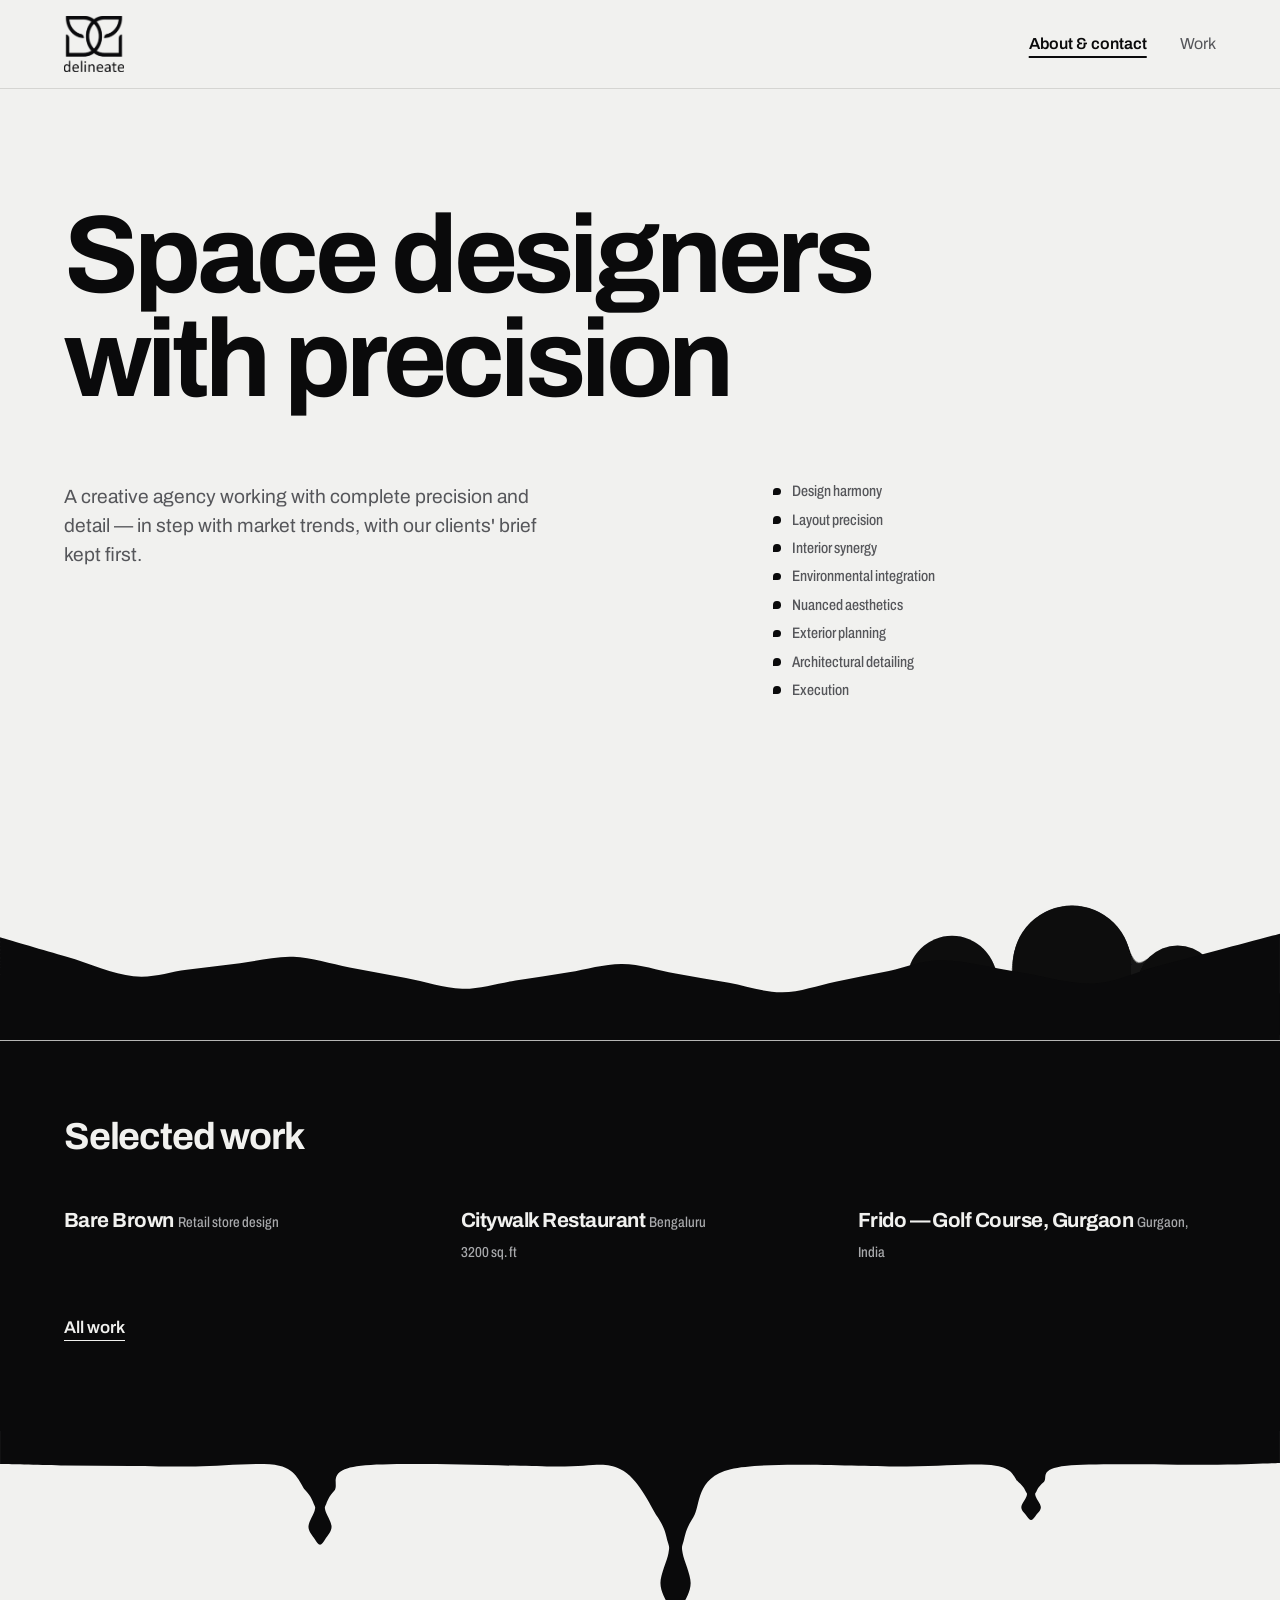
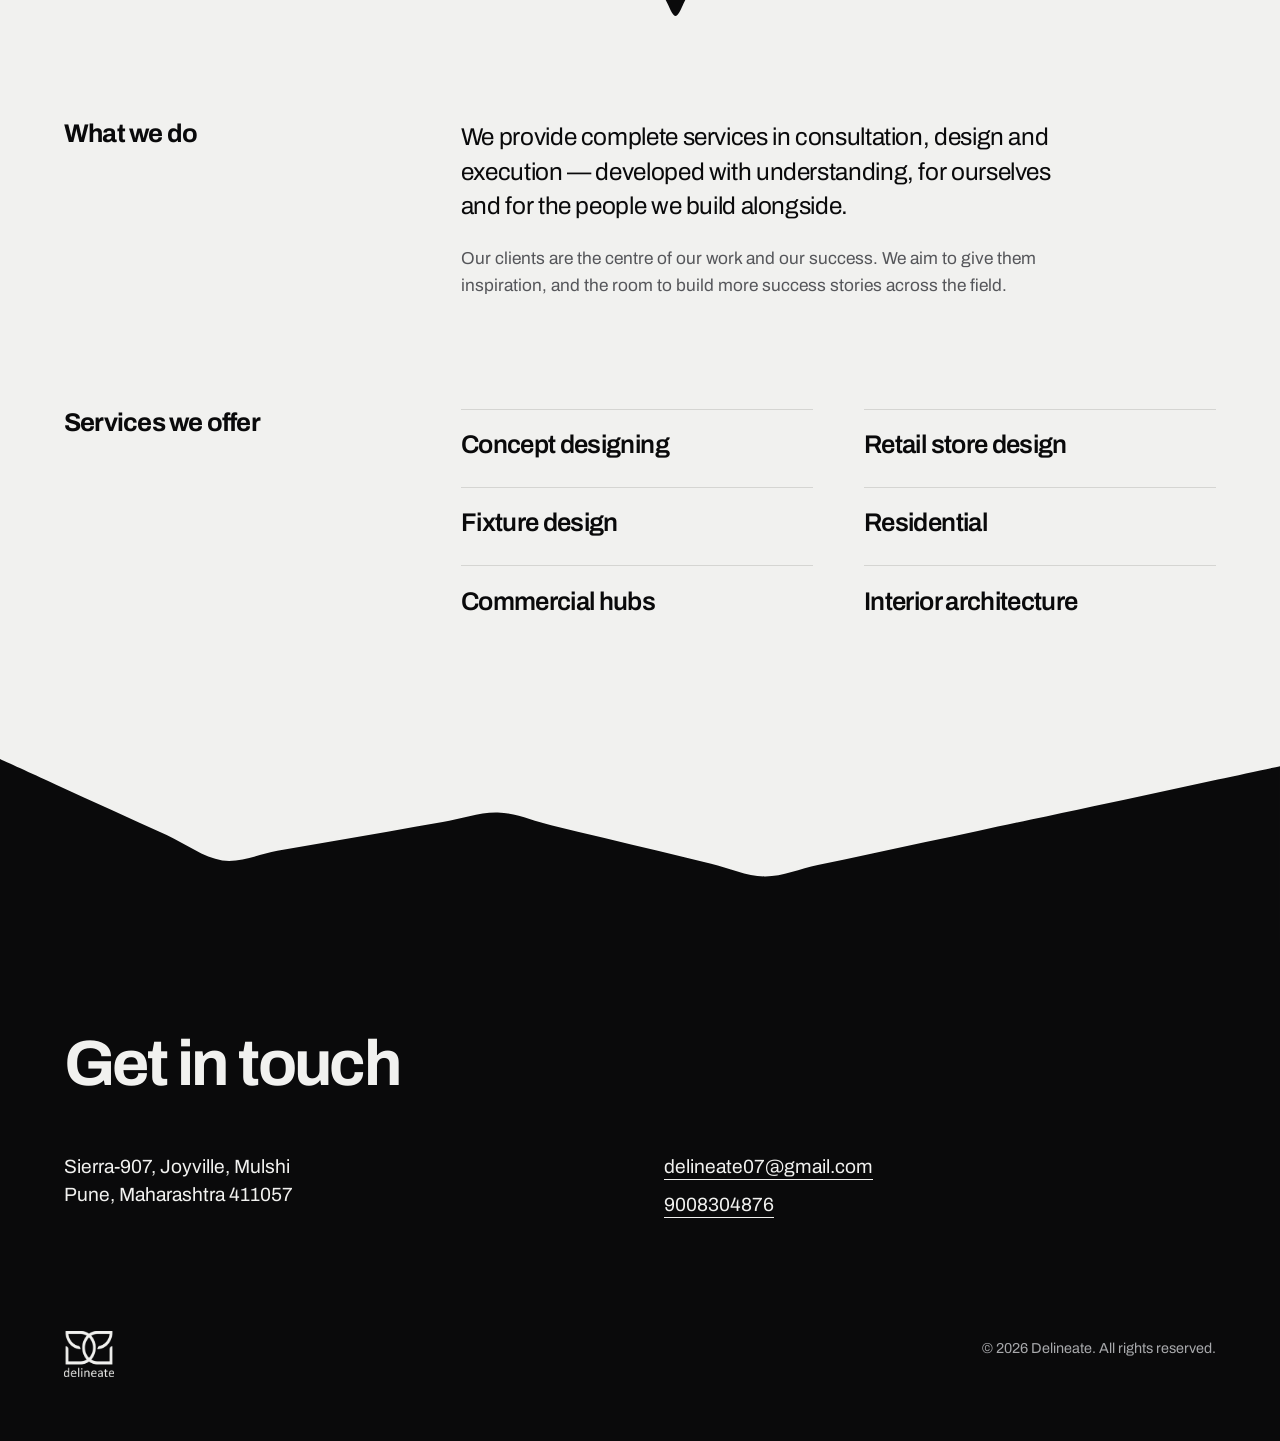
<file: index.html>
<!DOCTYPE html>
<html lang="en">
  <head>
    <meta charset="utf-8" />
    <meta name="viewport" content="width=device-width, initial-scale=1" />
    <title>Delineate — Space designers with precision</title>
    <meta
      name="description"
      content="Delineate is a space design studio in Pune working across retail store design, interior architecture, fixture design, residential and commercial interiors."
    />
    <meta name="theme-color" content="#f1f1ef" />
    <link rel="icon" href="favicon.png" type="image/png" />
    <link rel="stylesheet" href="assets/css/style.css" />
  </head>
  <body data-page="about">
    <a class="skip-link" href="#main">Skip to content</a>

    <header class="site-header">
      <div class="shell header-inner">
        <a class="brand" href="index.html">
          <img src="assets/images/logo.png" alt="Delineate" width="539" height="499" />
        </a>
        <nav class="nav" aria-label="Primary">
          <a href="index.html" aria-current="page">About &amp; contact</a>
          <a href="work.html">Work</a>
        </nav>
      </div>
    </header>

    <main id="main">
      <!-- 1 · hero ------------------------------------------------------------ -->
      <section class="hero">
        <div class="shell">
          <h1 class="hero-title">
            <span class="line"><span>Space designers</span></span>
            <span class="line"><span>with precision</span></span>
          </h1>

          <div class="hero-grid">
            <div class="hero-aside">
              <p class="lede">
                A creative agency working with complete precision and detail — in
                step with market trends, with our clients' brief kept first.
              </p>
            </div>

            <ul class="hero-index disciplines">
              <li>Design harmony</li>
              <li>Layout precision</li>
              <li>Interior synergy</li>
              <li>Environmental integration</li>
              <li>Nuanced aesthetics</li>
              <li>Exterior planning</li>
              <li>Architectural detailing</li>
              <li>Execution</li>
            </ul>
          </div>
        </div>

        <!-- ink pooling at the foot of the hero -->
        <div class="hero-ink" aria-hidden="true">
          <svg viewBox="0 0 560 240" preserveAspectRatio="xMaxYMax meet">
            <defs>
              <filter id="goo" x="-25%" y="-40%" width="150%" height="180%">
                <feGaussianBlur in="SourceGraphic" stdDeviation="13" result="b" />
                <feColorMatrix
                  in="b"
                  type="matrix"
                  values="1 0 0 0 0  0 1 0 0 0  0 0 1 0 0  0 0 0 26 -12"
                  result="g"
                />
                <feBlend in="SourceGraphic" in2="g" />
              </filter>
            </defs>
            <g filter="url(#goo)" fill="#0a0a0b">
              <rect x="60" y="188" width="500" height="70" />
              <circle class="m1" cx="150" cy="172" r="56" />
              <circle class="m2" cx="300" cy="152" r="74" />
              <circle class="m3" cx="432" cy="178" r="50" />
            </g>
          </svg>
        </div>
      </section>

      <svg class="edge" viewBox="0 0 1440 150" aria-hidden="true" focusable="false">
        <path d="M0.0 34.0 C12.5 37.7 50.0 48.7 75.0 56.0 C100.0 63.3 127.5 75.6 150.0 78.0 C172.5 80.4 190.0 73.1 210.0 70.7 C230.0 68.2 250.0 65.8 270.0 63.3 C290.0 60.9 309.4 55.2 330.0 56.0 C350.6 56.8 372.2 64.0 393.3 68.0 C414.4 72.0 435.6 76.0 456.7 80.0 C477.8 84.0 499.4 91.6 520.0 92.0 C540.6 92.4 560.0 85.8 580.0 82.7 C600.0 79.6 620.0 76.4 640.0 73.3 C660.0 70.2 680.0 63.8 700.0 64.0 C720.0 64.2 740.0 71.1 760.0 74.7 C780.0 78.2 800.0 81.8 820.0 85.3 C840.0 88.9 860.0 96.2 880.0 96.0 C900.0 95.8 920.0 88.0 940.0 84.0 C960.0 80.0 980.0 76.0 1000.0 72.0 C1020.0 68.0 1035.8 59.8 1060.0 60.0 C1084.2 60.2 1116.7 68.7 1145.0 73.0 C1173.3 77.3 1204.2 86.9 1230.0 86.0 C1255.8 85.1 1276.7 73.6 1300.0 67.3 C1323.3 61.1 1346.7 54.9 1370.0 48.7 C1393.3 42.4 1428.3 33.1 1440 30 L1440 150 L0 150 Z" />
      </svg>

      <!-- 2 · selected work, in the ink --------------------------------------- -->
      <section class="band">
        <div class="shell">
          <h2 class="section-head">Selected work</h2>

          <ul class="picks">
            <li class="pick">
              <a href="work.html?project=bare-brown">
                <span class="pick-media">
                  <img
                    src="assets/images/work/bare-brown/thumb/01.jpg"
                    alt=""
                    loading="lazy"
                    decoding="async"
                  />
                </span>
                <span class="pick-title">Bare Brown</span>
                <span class="pick-meta">Retail store design</span>
              </a>
            </li>
            <li class="pick">
              <a href="work.html?project=citywalk-restaurant">
                <span class="pick-media">
                  <img
                    src="assets/images/work/citywalk-restaurant/thumb/01.jpg"
                    alt=""
                    loading="lazy"
                    decoding="async"
                  />
                </span>
                <span class="pick-title">Citywalk Restaurant</span>
                <span class="pick-meta">Bengaluru<br />3200 sq. ft</span>
              </a>
            </li>
            <li class="pick">
              <a href="work.html?project=frido-gurgaon">
                <span class="pick-media">
                  <img
                    src="assets/images/work/frido-gurgaon/thumb/01.jpg"
                    alt=""
                    loading="lazy"
                    decoding="async"
                  />
                </span>
                <span class="pick-title">Frido — Golf Course, Gurgaon</span>
                <span class="pick-meta">Gurgaon, India</span>
              </a>
            </li>
          </ul>

          <a class="band-more" href="work.html">All work</a>
        </div>
      </section>

      <svg class="edge" viewBox="0 0 1440 210" aria-hidden="true" focusable="false">
        <path d="M0 0 L1440 0 L1440 36 C1428.3 36.3 1410.0 37.5 1370.0 38.0 C1330.0 38.5 1232.7 35.7 1200 39 C1167.3 42.3 1179.7 52.9 1174 57.8 C1168.3 62.6 1167.5 65.4 1166 68.0 C1164.5 70.6 1164.2 70.1 1165 73.1 C1165.8 76.1 1171.0 82.2 1171 85.9 C1171.0 89.7 1166.8 93.2 1165 95.5 C1163.2 97.9 1161.7 100.0 1160 100 C1158.3 100.0 1156.8 97.9 1155 95.5 C1153.2 93.2 1149.0 89.7 1149 85.9 C1149.0 82.2 1154.2 76.1 1155 73.1 C1155.8 70.1 1155.5 70.6 1154 68.0 C1152.5 65.4 1151.7 62.6 1146 57.8 C1140.3 52.9 1141.0 42.0 1120 39 C1099.0 36.0 1069.7 39.3 1020 40 C970.3 40.7 862.0 33.5 822 43 C782.0 52.5 788.8 83.6 780 97.1 C771.2 110.6 771.0 117.3 769 124.0 C767.0 130.7 766.7 129.6 768 137.4 C769.3 145.3 777.0 161.2 777 171.0 C777.0 180.8 770.8 190.1 768 196.2 C765.2 202.4 762.7 208.0 760 208 C757.3 208.0 754.8 202.4 752 196.2 C749.2 190.1 743.0 180.8 743 171.0 C743.0 161.2 750.7 145.3 752 137.4 C753.3 129.6 753.0 130.7 751 124.0 C749.0 117.3 748.8 110.6 740 97.1 C731.2 83.6 718.0 52.5 698 43 C678.0 33.5 668.7 40.7 620 40 C571.3 39.3 446.7 34.5 406 39 C365.3 43.5 382.5 60.1 376 67.3 C369.5 74.4 368.7 78.3 367 82.0 C365.3 85.7 365.0 85.1 366 89.4 C367.0 93.7 373.0 102.4 373 107.8 C373.0 113.1 368.2 118.2 366 121.6 C363.8 124.9 362.0 128.0 360 128 C358.0 128.0 356.2 124.9 354 121.6 C351.8 118.2 347.0 113.1 347 107.8 C347.0 102.4 353.0 93.7 354 89.4 C355.0 85.1 354.7 85.7 353 82.0 C351.3 78.3 350.5 74.4 344 67.3 C337.5 60.1 334.7 43.5 314 39 C293.3 34.5 247.9 39.9 220 40 C192.1 40.1 171.1 39.6 146.7 39.3 C122.2 39.1 97.8 39.1 73.3 38.7 C48.9 38.3 12.2 37.3 0.0 37 Z" />
      </svg>

      <!-- 3 · studio ----------------------------------------------------------- -->
      <section class="section">
        <div class="shell block">
          <h2 class="block-title">What we do</h2>
          <div class="block-body prose">
            <p>
              We provide complete services in consultation, design and execution —
              developed with understanding, for ourselves and for the people we
              build alongside.
            </p>
            <p>
              Our clients are the centre of our work and our success. We aim to
              give them inspiration, and the room to build more success stories
              across the field.
            </p>
          </div>
        </div>

        <div class="shell block">
          <h2 class="block-title">Services we offer</h2>
          <div class="block-body">
            <ul class="services">
              <li>Concept designing</li>
              <li>Retail store design</li>
              <li>Fixture design</li>
              <li>Residential</li>
              <li>Commercial hubs</li>
              <li>Interior architecture</li>
            </ul>
          </div>
        </div>
      </section>

      <svg class="edge" viewBox="0 0 1440 250" aria-hidden="true" focusable="false">
        <path d="M0.0 44.0 C10.4 48.8 41.7 63.0 62.5 72.5 C83.3 82.0 104.2 91.5 125.0 101.0 C145.8 110.5 166.7 120.0 187.5 129.5 C208.3 139.0 229.2 155.1 250.0 158.0 C270.8 160.9 291.3 150.8 312.0 147.2 C332.7 143.6 353.3 140.0 374.0 136.4 C394.7 132.8 415.3 129.2 436.0 125.6 C456.7 122.0 477.3 118.4 498.0 114.8 C518.7 111.2 539.7 103.4 560.0 104.0 C580.3 104.6 600.0 113.6 620.0 118.4 C640.0 123.2 660.0 128.0 680.0 132.8 C700.0 137.6 720.0 142.4 740.0 147.2 C760.0 152.0 780.0 156.8 800.0 161.6 C820.0 166.4 840.0 175.7 860.0 176.0 C880.0 176.3 900.0 167.5 920.0 163.2 C940.0 158.9 960.0 154.7 980.0 150.4 C1000.0 146.1 1020.0 141.9 1040.0 137.6 C1060.0 133.3 1080.0 129.1 1100.0 124.8 C1120.0 120.5 1138.3 116.6 1160.0 112.0 C1181.7 107.4 1206.7 102.0 1230.0 97.0 C1253.3 92.0 1276.7 87.0 1300.0 82.0 C1323.3 77.0 1346.7 72.0 1370.0 67.0 C1393.3 62.0 1428.3 54.5 1440 52 L1440 250 L0 250 Z" />
      </svg>
    </main>

    <!-- 4 · the pool ---------------------------------------------------------- -->
    <footer class="pool">
      <div class="shell">
        <h2 class="pool-title">Get in touch</h2>

        <div class="contact">
          <address>
            Sierra-907, Joyville, Mulshi<br />
            Pune, Maharashtra 411057
          </address>
          <div class="contact-lines">
            <a href="mailto:delineate07@gmail.com">delineate07@gmail.com</a>
            <a href="tel:+919008304876">9008304876</a>
          </div>
        </div>

        <div class="colophon">
          <img src="assets/images/logo-light.png" alt="Delineate" width="539" height="499" />
          <p>&copy; <span id="year"></span> Delineate. All rights reserved.</p>
        </div>
      </div>
    </footer>

    <script>
      document.getElementById("year").textContent = new Date().getFullYear();
    </script>
  </body>
</html>
</file>
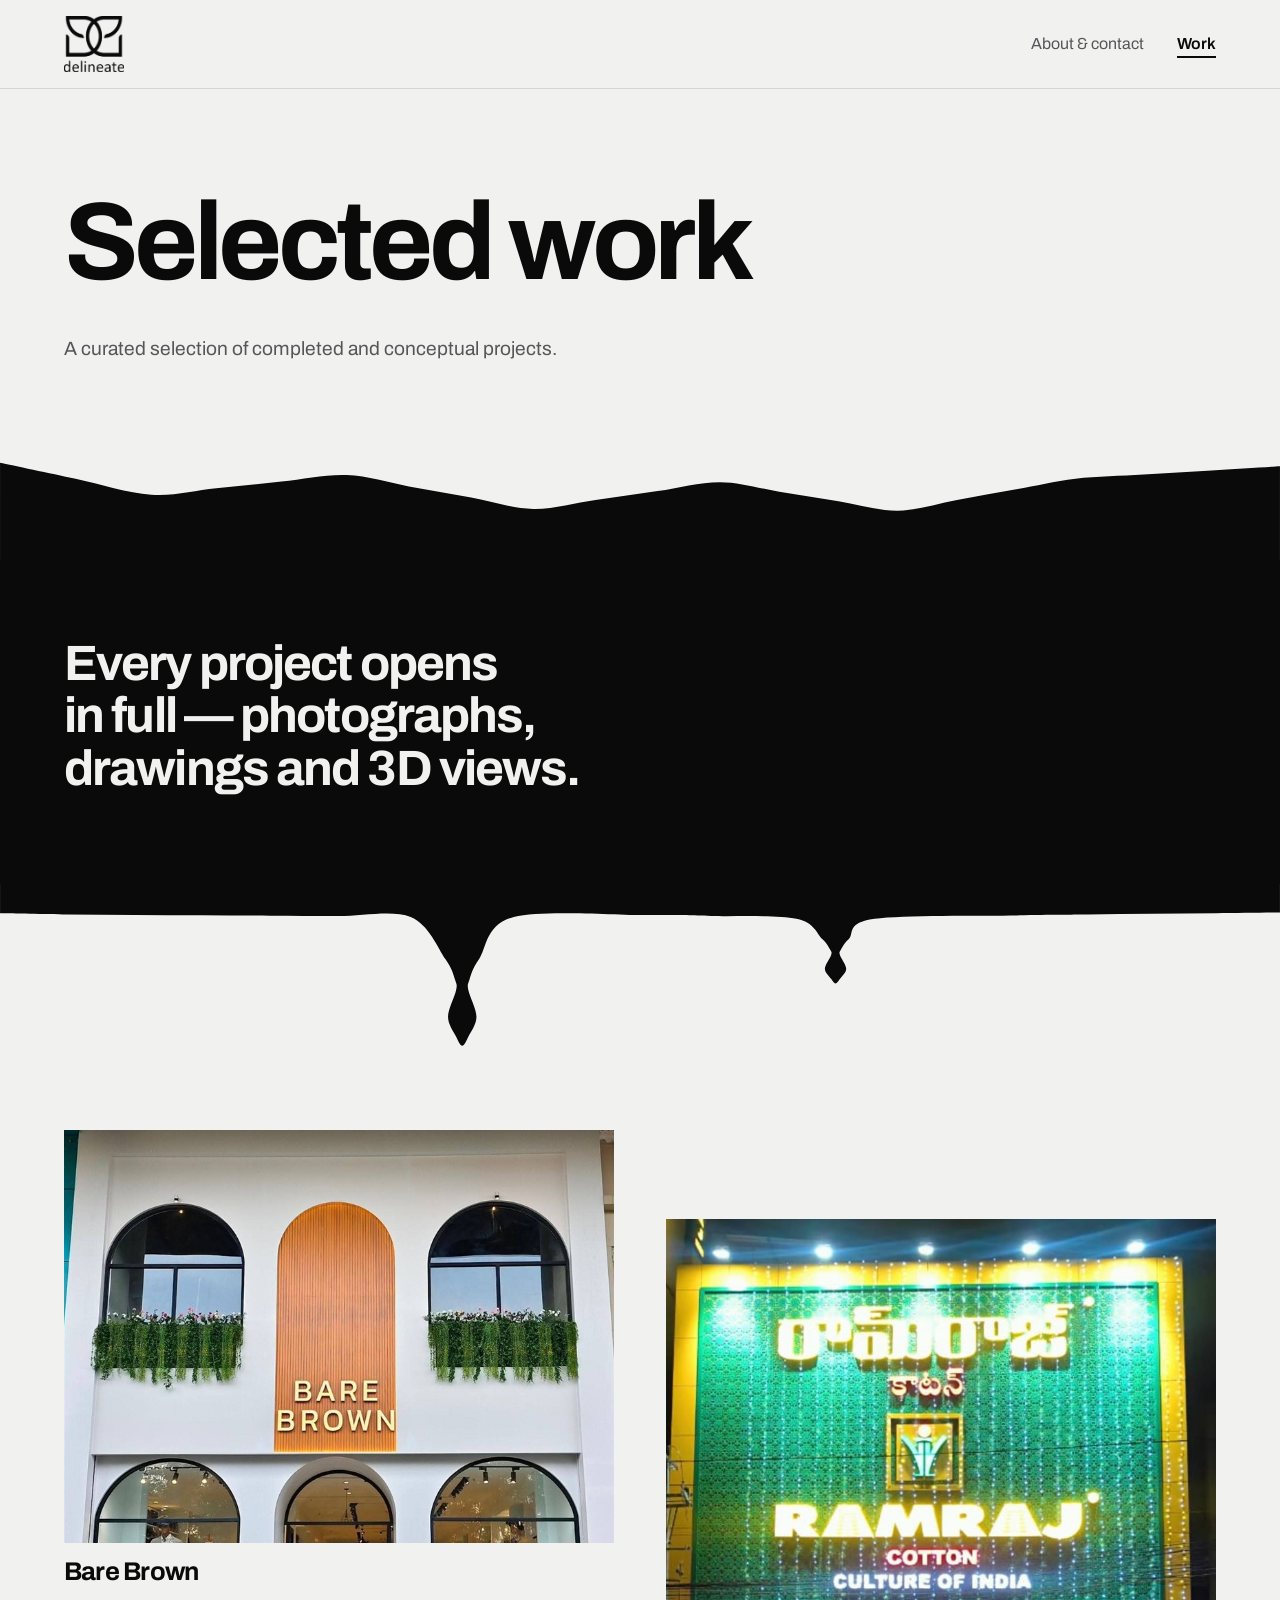
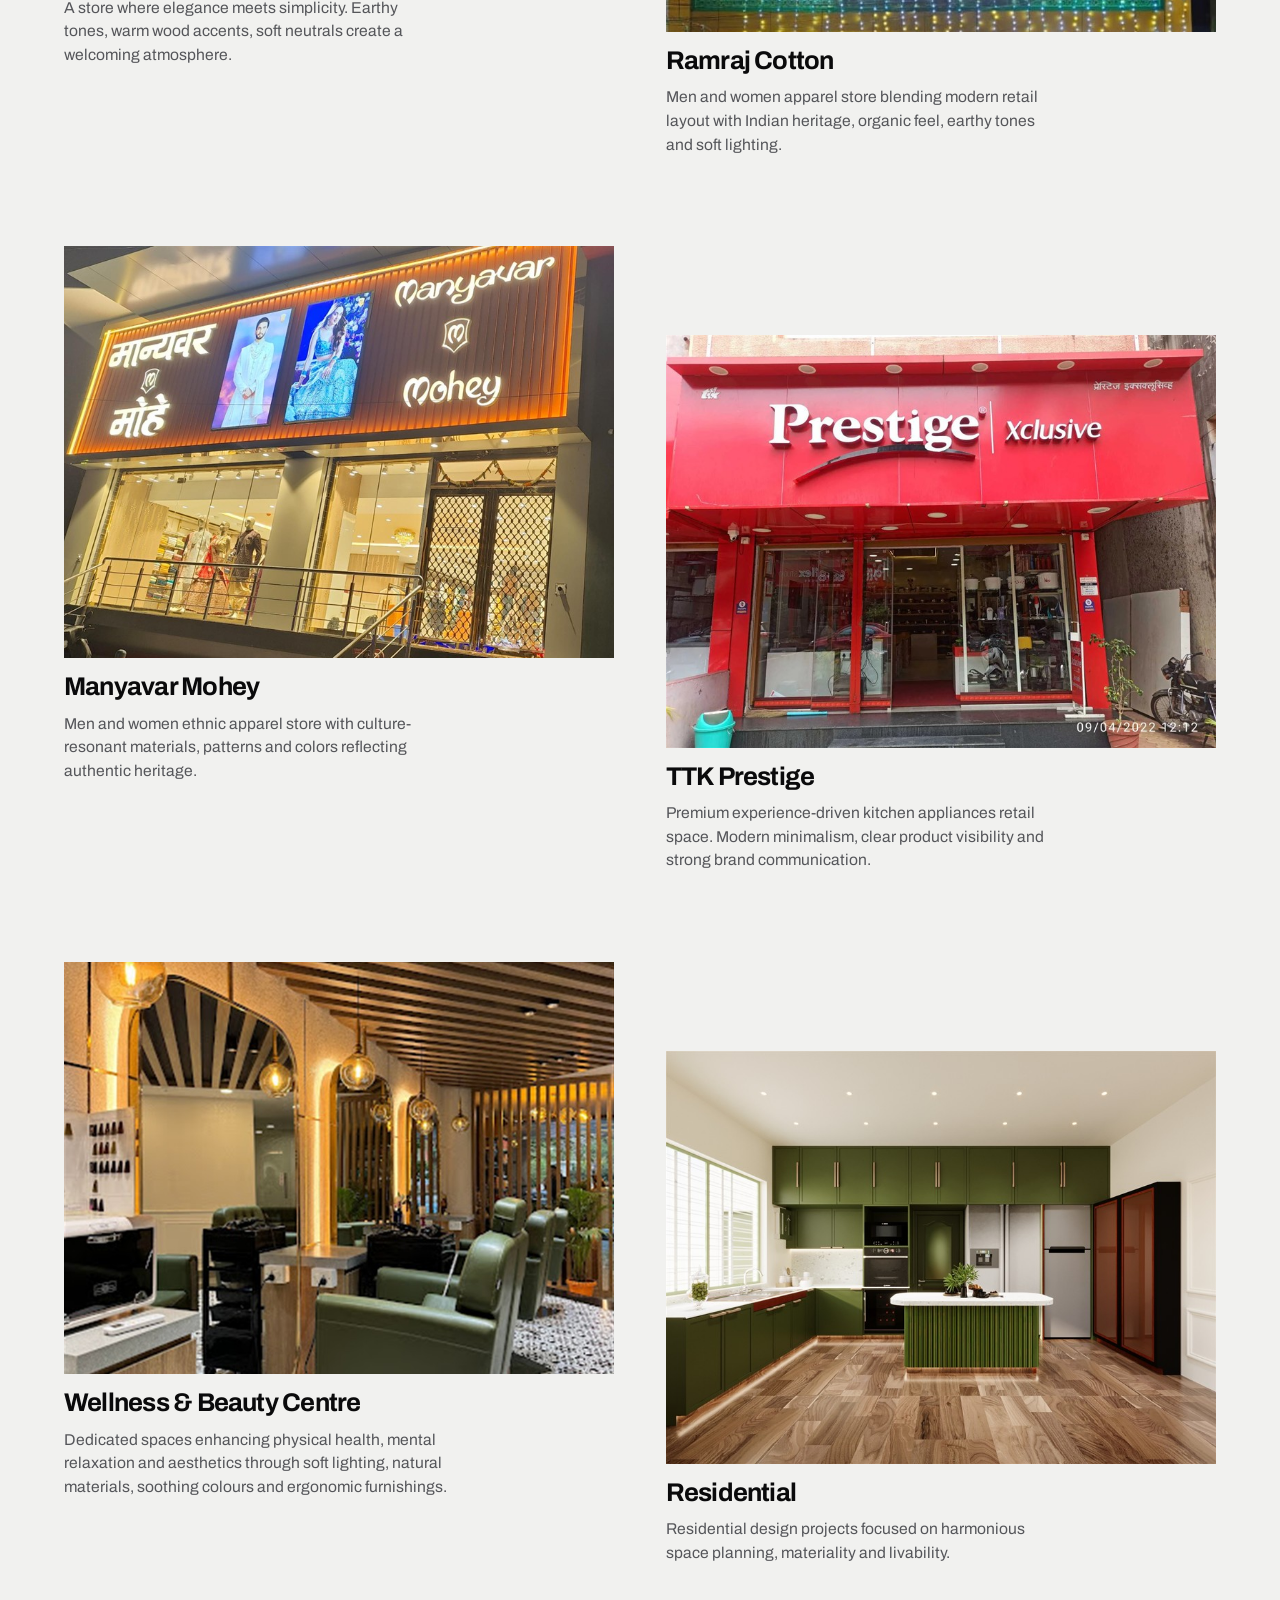
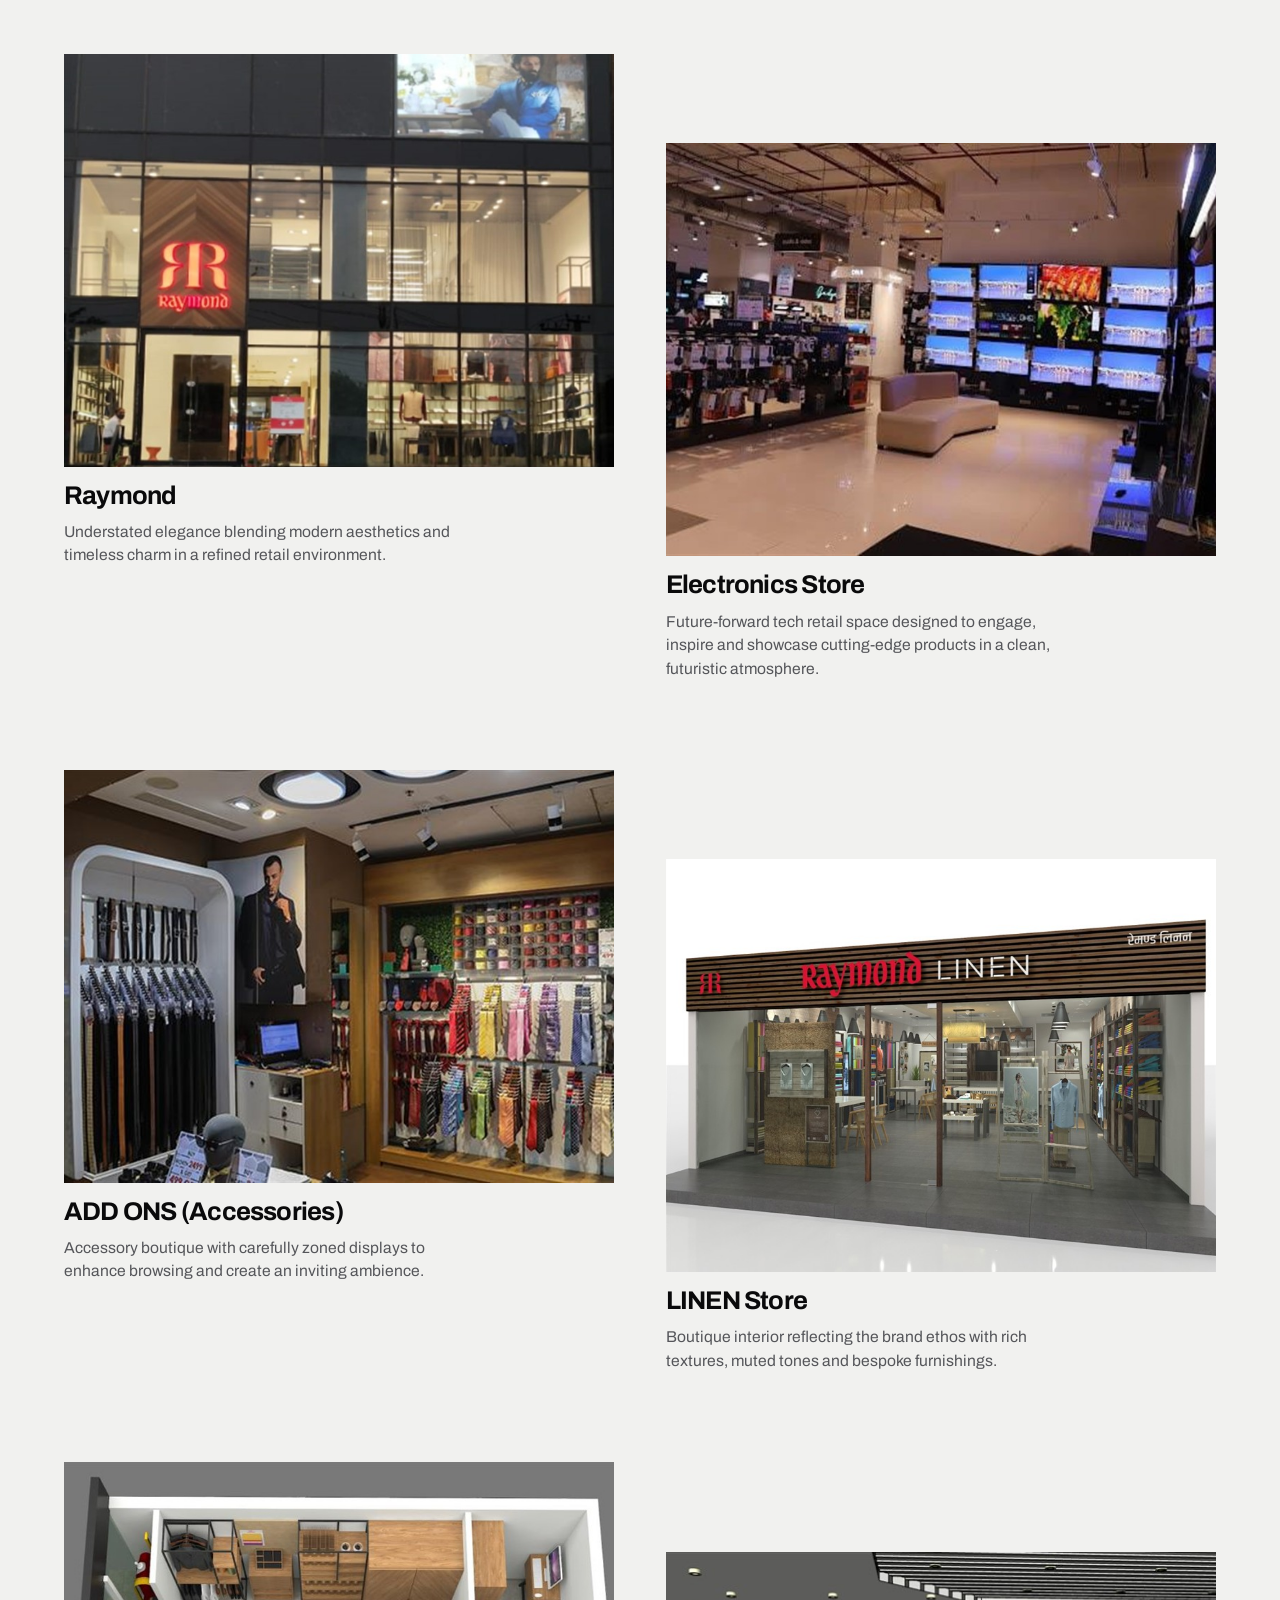
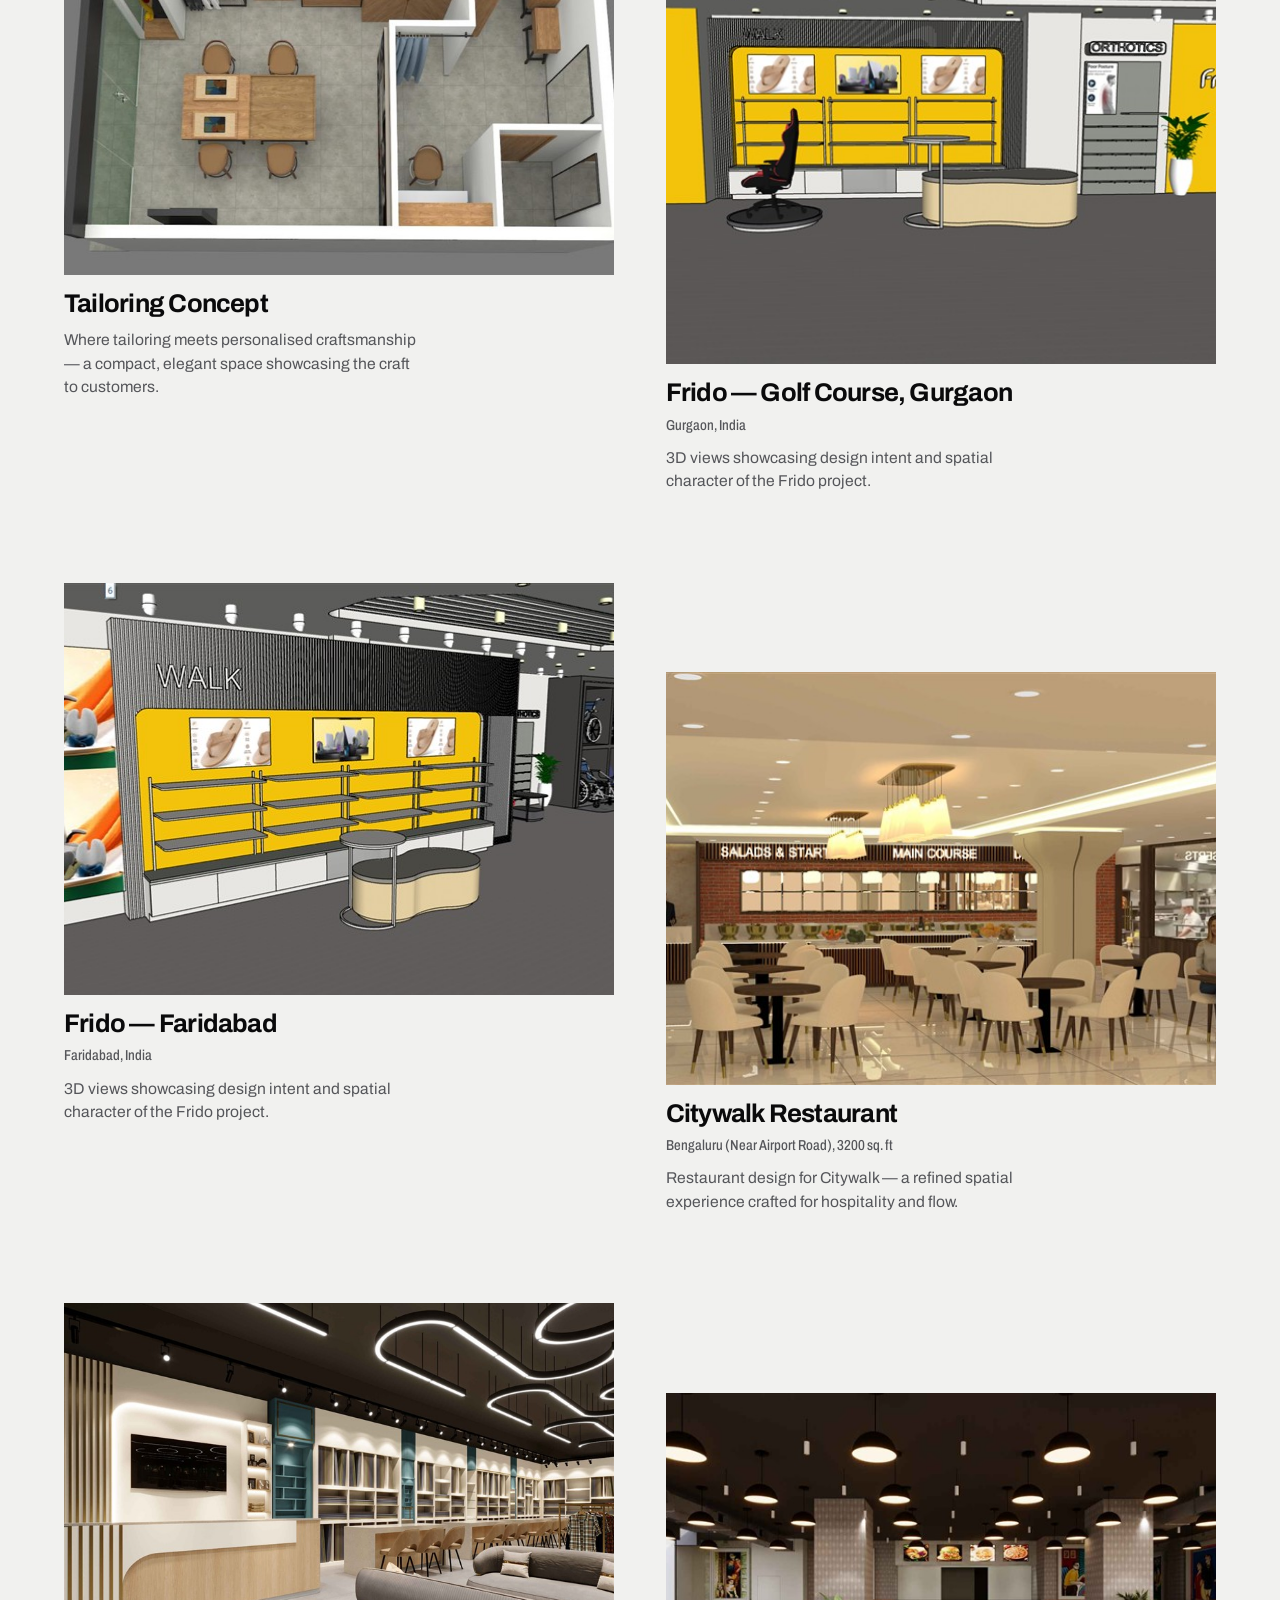
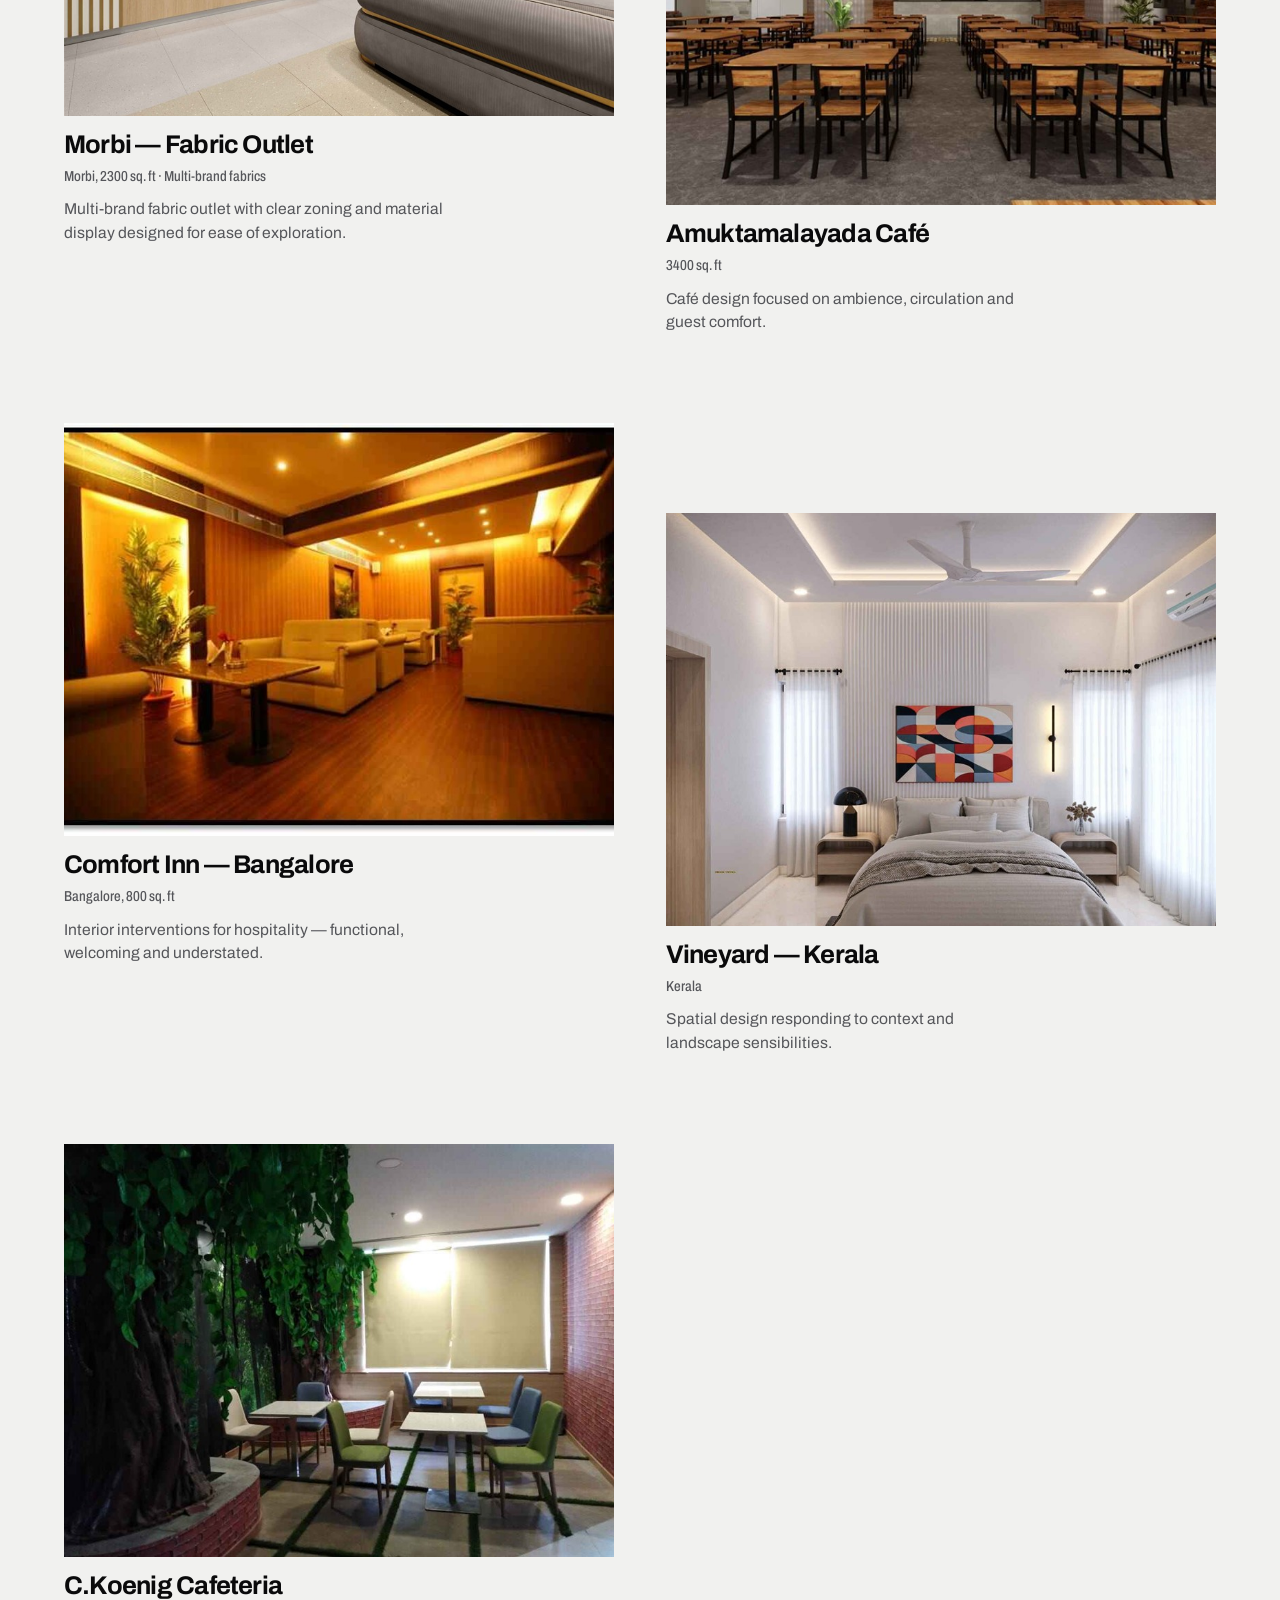
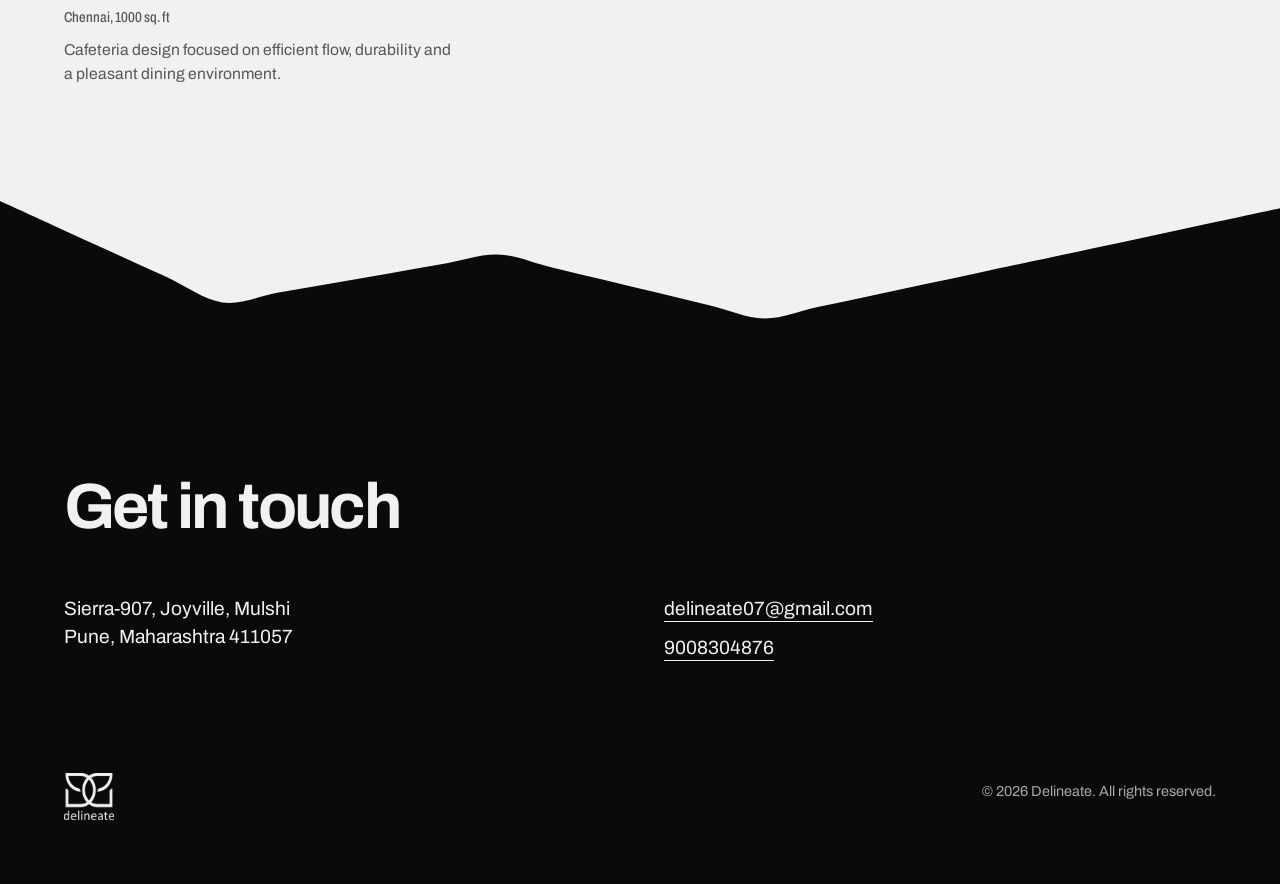
<file: work.html>
<!DOCTYPE html>
<html lang="en">
  <head>
    <meta charset="utf-8" />
    <meta name="viewport" content="width=device-width, initial-scale=1" />
    <title>Work — Delineate</title>
    <meta
      name="description"
      content="A curated selection of completed and conceptual interiors by Delineate — retail stores, hospitality, residential and commercial spaces."
    />
    <meta name="theme-color" content="#f1f1ef" />
    <link rel="icon" href="favicon.png" type="image/png" />
    <link rel="stylesheet" href="assets/css/style.css" />
  </head>
  <body data-page="work">
    <a class="skip-link" href="#main">Skip to content</a>

    <header class="site-header">
      <div class="shell header-inner">
        <a class="brand" href="index.html">
          <img src="assets/images/logo.png" alt="Delineate" width="539" height="499" />
        </a>
        <nav class="nav" aria-label="Primary">
          <a href="index.html">About &amp; contact</a>
          <a href="work.html" aria-current="page">Work</a>
        </nav>
      </div>
    </header>

    <main id="main">
      <!-- 1 · intro ------------------------------------------------------------ -->
      <section class="page-intro">
        <div class="shell">
          <h1>Selected work</h1>
          <p class="lede">A curated selection of completed and conceptual projects.</p>
        </div>
      </section>

      <svg class="edge" viewBox="0 0 1440 140" aria-hidden="true" focusable="false">
        <path d="M0.0 30.0 C14.2 33.0 56.7 42.0 85.0 48.0 C113.3 54.0 143.6 64.2 170.0 66.0 C196.4 67.8 218.9 61.1 243.3 58.7 C267.8 56.2 292.2 53.8 316.7 51.3 C341.1 48.9 366.1 43.1 390.0 44.0 C413.9 44.9 436.7 52.4 460.0 56.7 C483.3 60.9 506.7 65.1 530.0 69.3 C553.3 73.6 576.7 81.6 600.0 82.0 C623.3 82.4 646.7 75.3 670.0 72.0 C693.3 68.7 716.7 65.3 740.0 62.0 C763.3 58.7 787.2 51.9 810.0 52.0 C832.8 52.1 854.4 59.1 876.7 62.7 C898.9 66.2 921.1 69.8 943.3 73.3 C965.6 76.9 987.8 84.2 1010.0 84.0 C1032.2 83.8 1054.4 76.0 1076.7 72.0 C1098.9 68.0 1121.1 64.0 1143.3 60.0 C1165.6 56.0 1186.1 50.8 1210.0 48.0 C1233.9 45.2 1261.1 44.9 1286.7 43.3 C1312.2 41.8 1337.8 40.2 1363.3 38.7 C1388.9 37.1 1427.2 34.8 1440 34 L1440 140 L0 140 Z" />
      </svg>

      <!-- 2 · threshold, in the ink --------------------------------------------- -->
      <section class="band">
        <div class="shell">
          <p class="band-lead">
            Every project opens in full — photographs, drawings and 3D views.
          </p>
        </div>
      </section>

      <svg class="edge" viewBox="0 0 1440 190" aria-hidden="true" focusable="false">
        <path d="M0 0 L1440 0 L1440 32 C1428.0 32.1 1392.0 32.5 1368.0 32.8 C1344.0 33.1 1320.0 33.3 1296.0 33.6 C1272.0 33.9 1248.0 34.1 1224.0 34.4 C1200.0 34.7 1192.0 34.4 1152.0 35.2 C1112.0 36.0 1016.8 34.6 984 39 C951.2 43.4 961.3 56.0 955 61.8 C948.7 67.7 947.7 71.0 946 74.0 C944.3 77.0 944.0 76.5 945 80.1 C946.0 83.6 952.0 90.8 952 95.3 C952.0 99.7 947.0 103.9 945 106.7 C943.0 109.5 941.7 112.0 940 112 C938.3 112.0 937.0 109.5 935 106.7 C933.0 103.9 928.0 99.7 928 95.3 C928.0 90.8 934.0 83.6 935 80.1 C936.0 76.5 935.7 77.0 934 74.0 C932.3 71.0 931.3 67.7 925 61.8 C918.7 56.0 916.8 43.3 896 39 C875.2 34.7 827.7 36.7 800 36 C772.3 35.3 767.0 34.8 730.0 35.0 C693.0 35.2 609.8 28.8 578 37 C546.2 45.2 547.3 72.5 539 84.3 C530.7 96.2 530.0 102.1 528 108.0 C526.0 113.9 525.7 112.9 527 119.8 C528.3 126.7 536.0 140.8 536 149.4 C536.0 158.1 529.7 166.2 527 171.6 C524.3 177.1 522.3 182.0 520 182 C517.7 182.0 515.7 177.1 513 171.6 C510.3 166.2 504.0 158.1 504 149.4 C504.0 140.8 511.7 126.7 513 119.8 C514.3 112.9 514.0 113.9 512 108.0 C510.0 102.1 509.3 96.2 501 84.3 C492.7 72.5 482.2 45.1 462 37 C441.8 28.9 406.3 36.2 380 36 C353.7 35.8 329.3 35.7 304.0 35.6 C278.7 35.5 253.3 35.3 228.0 35.2 C202.7 35.1 177.3 34.9 152.0 34.8 C126.7 34.7 101.3 34.7 76.0 34.4 C50.7 34.1 12.7 33.2 0.0 33 Z" />
      </svg>

      <!-- 3 · the grid ----------------------------------------------------------- -->
      <div class="shell">
        <div class="grid"></div>
      </div>

      <svg class="edge" viewBox="0 0 1440 250" aria-hidden="true" focusable="false">
        <path d="M0.0 44.0 C10.4 48.8 41.7 63.0 62.5 72.5 C83.3 82.0 104.2 91.5 125.0 101.0 C145.8 110.5 166.7 120.0 187.5 129.5 C208.3 139.0 229.2 155.1 250.0 158.0 C270.8 160.9 291.3 150.8 312.0 147.2 C332.7 143.6 353.3 140.0 374.0 136.4 C394.7 132.8 415.3 129.2 436.0 125.6 C456.7 122.0 477.3 118.4 498.0 114.8 C518.7 111.2 539.7 103.4 560.0 104.0 C580.3 104.6 600.0 113.6 620.0 118.4 C640.0 123.2 660.0 128.0 680.0 132.8 C700.0 137.6 720.0 142.4 740.0 147.2 C760.0 152.0 780.0 156.8 800.0 161.6 C820.0 166.4 840.0 175.7 860.0 176.0 C880.0 176.3 900.0 167.5 920.0 163.2 C940.0 158.9 960.0 154.7 980.0 150.4 C1000.0 146.1 1020.0 141.9 1040.0 137.6 C1060.0 133.3 1080.0 129.1 1100.0 124.8 C1120.0 120.5 1138.3 116.6 1160.0 112.0 C1181.7 107.4 1206.7 102.0 1230.0 97.0 C1253.3 92.0 1276.7 87.0 1300.0 82.0 C1323.3 77.0 1346.7 72.0 1370.0 67.0 C1393.3 62.0 1428.3 54.5 1440 52 L1440 250 L0 250 Z" />
      </svg>
    </main>

    <!-- 4 · the pool ------------------------------------------------------------- -->
    <footer class="pool">
      <div class="shell">
        <h2 class="pool-title">Get in touch</h2>

        <div class="contact">
          <address>
            Sierra-907, Joyville, Mulshi<br />
            Pune, Maharashtra 411057
          </address>
          <div class="contact-lines">
            <a href="mailto:delineate07@gmail.com">delineate07@gmail.com</a>
            <a href="tel:+919008304876">9008304876</a>
          </div>
        </div>

        <div class="colophon">
          <img src="assets/images/logo-light.png" alt="Delineate" width="539" height="499" />
          <p>&copy; <span id="year"></span> Delineate. All rights reserved.</p>
        </div>
      </div>
    </footer>

    <!-- lightbox ------------------------------------------------------------------ -->
    <div
      id="glanceBackdrop"
      class="glance-backdrop"
      role="dialog"
      aria-modal="true"
      aria-labelledby="glanceTitle"
    >
      <div class="glance-panel">
        <div class="glance-header">
          <div>
            <h2 id="glanceTitle" class="glance-title"></h2>
            <p id="glanceMeta" class="glance-meta"></p>
          </div>
          <button id="glanceClose" class="glance-close" aria-label="Close project">
            <span aria-hidden="true">&times;</span>
          </button>
        </div>

        <div class="glance-media" id="glanceMedia" aria-live="polite">
          <div class="glance-nav">
            <button id="glancePrev" aria-label="Previous image"><span aria-hidden=\"true\">&#8249;</span></button>
            <button id="glanceNext" aria-label="Next image"><span aria-hidden=\"true\">&#8250;</span></button>
          </div>
        </div>

        <div class="glance-footer">
          <span id="glanceCounter"></span>
          <span id="glanceContext" class="glance-context"></span>
        </div>
      </div>
    </div>

    <script src="assets/js/data.js"></script>
    <script src="assets/js/main.js"></script>
    <script>
      document.getElementById("year").textContent = new Date().getFullYear();
    </script>
  </body>
</html>
</file>
<file: assets/css/style.css>
/* ==========================================================================
   Delineate — light mode / tar-on-plaster
   One material (viscous black ink) interrupting one ground (plaster white).
   Colour comes from the photography, never from the interface.
   ========================================================================== */

/* --- type ---------------------------------------------------------------- */
@font-face {
  font-family: "Archivo";
  src: url("../fonts/archivo-latin.woff2") format("woff2");
  font-weight: 100 900;
  font-stretch: 62% 125%;
  font-style: normal;
  font-display: swap;
  unicode-range: U+0000-00FF, U+0131, U+0152-0153, U+02BB-02BC, U+02C6, U+02DA,
    U+02DC, U+0304, U+0308, U+0329, U+2000-206F, U+20AC, U+2122, U+2191, U+2193,
    U+2212, U+2215, U+FEFF, U+FFFD;
}
@font-face {
  font-family: "Archivo";
  src: url("../fonts/archivo-latin-ext.woff2") format("woff2");
  font-weight: 100 900;
  font-stretch: 62% 125%;
  font-style: normal;
  font-display: swap;
  unicode-range: U+0100-02BA, U+02BD-02C5, U+02C7-02CC, U+02CE-02D7,
    U+02DD-02FF, U+0304, U+0308, U+0329, U+1D00-1DBF, U+1E00-1E9F, U+1EF2-1EFF,
    U+2020, U+20A0-20AB, U+20AD-20C4, U+2113, U+2C60-2C7F, U+A720-A7FF;
}

/* --- tokens -------------------------------------------------------------- */
:root {
  --plaster: #f1f1ef;
  --surface: #ffffff;
  --wash: #e6e6e3;
  --tar: #0a0a0b;
  --wet: #1e1e21;
  --graphite: #55565a;
  --mist: #a8a9ac; /* graphite's counterpart, for text on tar */
  --rule: #d5d5d2;

  --shell: 1440px;
  --gutter: clamp(1.25rem, 5vw, 4.5rem);
  --step: clamp(3.5rem, 8vw, 8rem);

  --ease-liquid: cubic-bezier(0.16, 1, 0.3, 1);
}

/* --- base ---------------------------------------------------------------- */
*,
*::before,
*::after {
  box-sizing: border-box;
}

html {
  -webkit-text-size-adjust: 100%;
  scroll-behavior: smooth;
}

body {
  margin: 0;
  background: var(--plaster);
  color: var(--tar);
  font-family: "Archivo", "Helvetica Neue", Helvetica, Arial, sans-serif;
  font-size: 1.0625rem;
  line-height: 1.65;
  font-synthesis-weight: none;
  -webkit-font-smoothing: antialiased;
  overflow-x: clip; /* clip, not hidden — hidden would break the sticky header */
}

::selection {
  background: var(--tar);
  color: var(--plaster);
}

img {
  max-width: 100%;
  height: auto;
  display: block;
}

a {
  color: inherit;
  text-decoration-thickness: 1px;
  text-underline-offset: 0.22em;
}

:focus-visible {
  outline: 2px solid var(--tar);
  outline-offset: 3px;
}

.band :focus-visible,
.pool :focus-visible,
.glance-backdrop :focus-visible {
  outline-color: var(--plaster);
}

h1,
h2,
h3 {
  font-weight: 700;
  letter-spacing: -0.03em;
  line-height: 1.02;
  margin: 0;
  text-wrap: balance;
}

p {
  margin: 0 0 1.1em;
  text-wrap: pretty;
}

.shell {
  max-width: var(--shell);
  margin-inline: auto;
  padding-inline: var(--gutter);
}

.sr-only {
  position: absolute;
  width: 1px;
  height: 1px;
  padding: 0;
  margin: -1px;
  overflow: hidden;
  clip: rect(0, 0, 0, 0);
  white-space: nowrap;
  border: 0;
}

.skip-link {
  position: absolute;
  left: 1rem;
  top: -6rem;
  z-index: 60;
  background: var(--tar);
  color: var(--plaster);
  padding: 0.7rem 1.1rem;
  font-size: 0.95rem;
  transition: top 160ms ease;
}

.skip-link:focus {
  top: 1rem;
}

/* --- header -------------------------------------------------------------- */
.site-header {
  position: sticky;
  top: 0;
  z-index: 30;
  background: var(--plaster);
  border-bottom: 1px solid var(--rule);
}

.header-inner {
  display: flex;
  align-items: center;
  justify-content: space-between;
  gap: 1.5rem;
  padding-block: clamp(0.65rem, 1.6vw, 1rem);
}

.brand {
  display: block;
  line-height: 0;
}

.brand img {
  height: clamp(2.6rem, 4.4vw, 3.5rem);
  width: auto;
}

.nav {
  display: flex;
  align-items: baseline;
  gap: clamp(1rem, 2.6vw, 2.4rem);
  font-size: 1rem;
}

.nav a {
  color: var(--graphite);
  text-decoration: none;
}

.nav a:hover {
  color: var(--tar);
}

.nav a[aria-current="page"] {
  color: var(--tar);
  font-weight: 600;
  text-decoration: underline;
  text-decoration-thickness: 1.5px;
  text-underline-offset: 0.42em;
}

/* --- hero ---------------------------------------------------------------- */
.hero {
  position: relative;
  padding-block: clamp(3.5rem, 9vw, 7.5rem) clamp(9rem, 17vw, 13rem);
}

.hero-title {
  font-size: clamp(2.75rem, 8.6vw, 6.9rem);
  font-weight: 700;
  letter-spacing: -0.042em;
  line-height: 0.94;
  max-width: 15ch;
}

.hero-title .line {
  display: block;
  overflow: hidden;
  padding-bottom: 0.1em;
  margin-bottom: -0.1em;
}

.hero-title .line > span {
  display: block;
  animation: line-up 0.95s var(--ease-liquid) both;
}

.hero-title .line:nth-child(2) > span {
  animation-delay: 0.09s;
}

@keyframes line-up {
  from {
    transform: translateY(104%);
  }
}

.hero-grid {
  display: grid;
  grid-template-columns: repeat(12, minmax(0, 1fr));
  gap: clamp(2rem, 5vw, 4rem);
  align-items: start;
  margin-top: clamp(2.5rem, 6vw, 4.5rem);
}

.hero-aside {
  grid-column: 1 / span 6;
}

.hero-index {
  grid-column: 8 / span 5;
}

.lede {
  font-size: clamp(1.0625rem, 1.5vw, 1.3rem);
  line-height: 1.5;
  color: var(--graphite);
  max-width: 46ch;
  margin: 0;
}

.disciplines {
  list-style: none;
  margin: 0;
  padding: 0;
  font-stretch: 78%;
  font-weight: 500;
  font-size: clamp(0.95rem, 1.15vw, 1.0625rem);
  line-height: 1.15;
  color: var(--graphite);
}

.disciplines li + li {
  margin-top: 0.72em;
}

.disciplines li::before {
  content: "";
  display: inline-block;
  width: 0.5em;
  height: 0.5em;
  margin-right: 0.7em;
  background: var(--tar);
  border-radius: 50% 50% 50% 0;
  vertical-align: 0.06em;
}

/* the ink pooling at the foot of the hero, feeding into the divider below.
   z-index:-1 keeps it behind the hero's text; the overhang below hero's foot
   reaches into the divider so the two masses read as one connected pool. */
.hero-ink {
  position: absolute;
  right: 0;
  bottom: -8rem;
  z-index: -1;
  width: clamp(16rem, 40vw, 34rem);
  height: clamp(8rem, 16vw, 12rem);
  animation: ink-rise 1.15s var(--ease-liquid) 0.2s both;
  pointer-events: none;
}

.hero-ink svg {
  display: block;
  width: 100%;
  height: 100%;
}

.m1 {
  animation: drift-a 42s ease-in-out infinite;
}

.m2 {
  animation: drift-b 55s ease-in-out infinite;
}

.m3 {
  animation: drift-c 47s ease-in-out infinite;
}

@keyframes drift-a {
  0%,
  100% {
    transform: translate(0, 0);
  }
  50% {
    transform: translate(3.5rem, -1.4rem);
  }
}

@keyframes drift-b {
  0%,
  100% {
    transform: translate(0, 0);
  }
  50% {
    transform: translate(-4.5rem, 1.1rem);
  }
}

@keyframes drift-c {
  0%,
  100% {
    transform: translate(0, 0);
  }
  50% {
    transform: translate(2.2rem, 1.6rem);
  }
}

@keyframes ink-rise {
  from {
    transform: translateY(72%);
  }
}

/* --- goo dividers -------------------------------------------------------- */
.edge {
  display: block;
  width: 100%;
  height: auto;
  fill: var(--tar);
}

/* --- inverted band ------------------------------------------------------- */
.band {
  background: var(--tar);
  color: var(--plaster);
  padding-block: clamp(2.5rem, 6vw, 5.5rem) clamp(3.5rem, 7vw, 6rem);
}

.band a {
  color: var(--plaster);
}

.section-head {
  font-size: clamp(1.5rem, 3vw, 2.35rem);
  font-weight: 700;
  letter-spacing: -0.032em;
  margin-bottom: clamp(1.75rem, 4vw, 3rem);
}

.picks {
  list-style: none;
  margin: 0;
  padding: 0;
  display: grid;
  grid-template-columns: repeat(3, minmax(0, 1fr));
  gap: clamp(1.25rem, 3vw, 2.5rem);
}

.pick a {
  display: block;
  text-decoration: none;
}

.pick-media {
  position: relative;
  aspect-ratio: 4 / 3;
  overflow: hidden;
  background: var(--wet);
}

.pick-media img {
  position: absolute;
  inset: 0;
  width: 100%;
  height: 100%;
  object-fit: cover;
  transition: transform 1.4s var(--ease-liquid);
}

.pick a:hover .pick-media img,
.pick a:focus-visible .pick-media img {
  transform: scale(1.035);
}

.pick-title {
  margin: 0.9rem 0 0;
  font-size: clamp(1.1rem, 1.6vw, 1.45rem);
  font-weight: 700;
  letter-spacing: -0.025em;
}

.pick-meta {
  margin: 0.35rem 0 0;
  color: var(--mist);
  font-size: 0.9rem;
  font-stretch: 78%;
  font-weight: 500;
  line-height: 1.4;
}

.band-more {
  display: inline-block;
  margin-top: clamp(2rem, 4vw, 3rem);
  font-weight: 600;
  text-decoration: underline;
  text-underline-offset: 0.4em;
}

.band-lead {
  max-width: 22ch;
  font-size: clamp(1.6rem, 4.2vw, 3.1rem);
  font-weight: 700;
  letter-spacing: -0.038em;
  line-height: 1.06;
  margin: 0;
  text-wrap: balance;
}

/* --- paper sections ------------------------------------------------------ */
.section {
  padding-block: var(--step);
}

.block {
  display: grid;
  grid-template-columns: repeat(12, minmax(0, 1fr));
  gap: clamp(1.25rem, 3vw, 2.5rem);
  align-items: start;
}

.block + .block {
  margin-top: clamp(3rem, 7vw, 6rem);
}

.block-title {
  grid-column: 1 / span 3;
  font-size: clamp(1.25rem, 2vw, 1.7rem);
  font-weight: 700;
  letter-spacing: -0.03em;
  line-height: 1.08;
  text-wrap: balance;
}

.block-body {
  grid-column: 5 / span 8;
}

.prose {
  max-width: 62ch;
  color: var(--graphite);
}

.prose p {
  font-size: clamp(1.0625rem, 1.35vw, 1.2rem);
  line-height: 1.6;
}

.prose p:first-child {
  color: var(--tar);
  font-size: clamp(1.2rem, 1.9vw, 1.65rem);
  line-height: 1.42;
  letter-spacing: -0.015em;
  margin-bottom: 0.85em;
}

.kicker {
  font-stretch: 78%;
  font-weight: 500;
  font-size: 0.95rem;
  color: var(--graphite);
  margin-bottom: clamp(1.25rem, 3vw, 2.25rem);
}

.services {
  list-style: none;
  margin: 0;
  padding: 0;
  display: grid;
  grid-template-columns: repeat(2, minmax(0, 1fr));
  gap: clamp(1rem, 2.4vw, 1.6rem) clamp(1.5rem, 4vw, 4rem);
  max-width: 60rem;
}

.services li {
  font-size: clamp(1.15rem, 2.1vw, 1.6rem);
  font-weight: 600;
  letter-spacing: -0.025em;
  line-height: 1.2;
  padding-top: clamp(0.85rem, 1.8vw, 1.3rem);
  border-top: 1px solid var(--rule);
}

/* --- footer pool --------------------------------------------------------- */
.pool {
  background: var(--tar);
  color: var(--plaster);
  padding-block: clamp(3rem, 7vw, 6rem) clamp(2.5rem, 5vw, 4rem);
}

.pool a {
  color: var(--plaster);
}

.pool-title {
  font-size: clamp(2rem, 5.5vw, 4rem);
  letter-spacing: -0.04em;
  margin-bottom: clamp(2rem, 5vw, 3.5rem);
}

.contact {
  display: grid;
  grid-template-columns: repeat(12, minmax(0, 1fr));
  gap: clamp(1.5rem, 4vw, 3rem);
  font-size: clamp(1.05rem, 1.5vw, 1.3rem);
  line-height: 1.45;
}

.contact address {
  grid-column: 1 / span 5;
  font-style: normal;
}

.contact-lines {
  grid-column: 7 / span 6;
  display: flex;
  flex-direction: column;
  gap: 0.55em;
  margin: 0;
}

.contact-lines a {
  text-decoration: underline;
  text-underline-offset: 0.3em;
}

.contact-lines a:hover {
  color: var(--mist);
}

.colophon {
  display: flex;
  flex-wrap: wrap;
  align-items: flex-end;
  justify-content: space-between;
  gap: 1.5rem;
  margin-top: clamp(3.5rem, 9vw, 7rem);
  color: var(--mist);
  font-size: 0.9rem;
}

.colophon img {
  height: clamp(2.2rem, 3.6vw, 3rem);
  width: auto;
}

/* --- work grid ----------------------------------------------------------- */
.page-intro {
  padding-block: clamp(3rem, 8vw, 6.5rem) clamp(2.5rem, 6vw, 4.5rem);
}

.page-intro h1,
.band h1 {
  font-size: clamp(2.75rem, 8.6vw, 6.9rem);
  letter-spacing: -0.042em;
  line-height: 0.94;
}

.page-intro .lede {
  margin-top: clamp(1.5rem, 3.5vw, 2.5rem);
}

.band h1 + .band-lead {
  margin-top: clamp(1.5rem, 3.5vw, 2.5rem);
}

.grid {
  display: grid;
  grid-template-columns: repeat(2, minmax(0, 1fr));
  gap: clamp(3rem, 7vw, 6.5rem) clamp(1.5rem, 4vw, 3.5rem);
  padding-block: clamp(2.5rem, 6vw, 5rem);
  content-visibility: auto;
  contain-intrinsic-size: auto 2400px;
}

.card:nth-child(even) {
  margin-top: clamp(0rem, 7vw, 7rem);
}

.card {
  display: block;
  text-decoration: none;
  color: inherit;
}

.card-media {
  position: relative;
  aspect-ratio: 4 / 3;
  overflow: hidden;
  background: var(--wash);
}

.card-media img {
  position: absolute;
  inset: 0;
  width: 100%;
  height: 100%;
  object-fit: cover;
  opacity: 0;
  transform: scale(1.001);
  transition: opacity 900ms ease, transform 1.6s var(--ease-liquid);
}

.card-media img.active {
  opacity: 1;
}

.card:hover .card-media img.active,
.card:focus-visible .card-media img.active {
  transform: scale(1.035);
}

.card-title {
  margin: 1rem 0 0;
  font-size: clamp(1.2rem, 2vw, 1.7rem);
  letter-spacing: -0.03em;
}

.card-meta {
  margin: 0.5rem 0 0;
  color: var(--graphite);
  font-size: 0.9rem;
  font-stretch: 78%;
  font-weight: 500;
  line-height: 1.4;
}

.card-context {
  margin: 0.7rem 0 0;
  color: var(--graphite);
  max-width: 44ch;
  font-size: 0.98rem;
  line-height: 1.5;
}

/* --- lightbox ------------------------------------------------------------ */
.glance-backdrop {
  position: fixed;
  inset: 0;
  display: none;
  align-items: center;
  justify-content: center;
  background: rgba(10, 10, 11, 0.88);
  backdrop-filter: blur(3px);
  z-index: 40;
  padding: clamp(0.75rem, 2vw, 1.75rem);
}

.glance-backdrop.active {
  display: flex;
}

.glance-panel {
  position: relative;
  width: min(78rem, 100%);
  max-height: 96vh;
  display: grid;
  grid-template-rows: auto 1fr auto;
  background: var(--surface);
  color: var(--tar);
  box-shadow: 0 40px 90px -40px rgba(0, 0, 0, 0.85);
  overflow: hidden;
}

.glance-header {
  display: flex;
  align-items: flex-start;
  justify-content: space-between;
  gap: 1.5rem;
  padding: clamp(0.9rem, 2vw, 1.4rem) clamp(1rem, 2.4vw, 1.75rem);
  border-bottom: 1px solid var(--rule);
}

.glance-title {
  font-size: clamp(1.15rem, 2vw, 1.6rem);
  letter-spacing: -0.03em;
}

.glance-meta {
  margin: 0.35rem 0 0;
  color: var(--graphite);
  font-size: 0.9rem;
  font-stretch: 78%;
  font-weight: 500;
  line-height: 1.45;
}

.glance-close {
  flex: none;
  width: 2.75rem;
  height: 2.75rem;
  display: grid;
  place-items: center;
  background: transparent;
  border: 1px solid var(--rule);
  color: var(--tar);
  font-size: 1.5rem;
  line-height: 1;
  cursor: pointer;
  transition: background 150ms ease, color 150ms ease;
}

.glance-close:hover {
  background: var(--tar);
  color: var(--plaster);
}

.glance-media {
  position: relative;
  width: 100%;
  height: min(64vh, 46rem);
  background: var(--tar);
  overflow: hidden;
}

.glance-media img {
  position: absolute;
  inset: 0;
  width: 100%;
  height: 100%;
  object-fit: contain;
  opacity: 0;
  transition: opacity 550ms ease;
}

.glance-media img.active {
  opacity: 1;
}

.glance-nav {
  position: absolute;
  inset: 0;
  display: flex;
  align-items: center;
  justify-content: space-between;
  padding-inline: clamp(0.5rem, 1.5vw, 1.25rem);
  pointer-events: none;
}

.glance-nav button {
  pointer-events: auto;
  width: 2.9rem;
  height: 2.9rem;
  display: grid;
  place-items: center;
  background: rgba(241, 241, 239, 0.9);
  border: 0;
  color: var(--tar);
  font-size: 1.35rem;
  line-height: 1;
  cursor: pointer;
  transition: background 150ms ease;
}

.glance-nav button:hover {
  background: var(--surface);
}

.glance-footer {
  display: flex;
  align-items: center;
  justify-content: space-between;
  gap: clamp(1rem, 4vw, 3rem);
  padding: clamp(0.7rem, 1.6vw, 1rem) clamp(1rem, 2.4vw, 1.75rem);
  border-top: 1px solid var(--rule);
  color: var(--graphite);
  font-size: 0.9rem;
  font-stretch: 78%;
  font-weight: 500;
}

.glance-context {
  text-align: right;
  max-width: 58ch;
  line-height: 1.45;
}

/* --- responsive ---------------------------------------------------------- */
@media (max-width: 900px) {
  .hero-aside,
  .hero-index {
    grid-column: 1 / -1;
  }

  .disciplines {
    display: grid;
    grid-template-columns: repeat(2, minmax(0, 1fr));
    gap: 0.7rem 1.5rem;
    margin-top: 0.5rem;
  }

  .disciplines li + li {
    margin-top: 0;
  }

  .picks {
    grid-template-columns: 1fr;
    gap: clamp(1.75rem, 5vw, 2.5rem);
  }

  .contact address,
  .contact-lines {
    grid-column: 1 / -1;
  }

  .block-title,
  .block-body {
    grid-column: 1 / -1;
  }

  .block-title {
    margin-bottom: 0.35rem;
  }
}

@media (max-width: 720px) {
  .grid {
    grid-template-columns: 1fr;
    gap: clamp(2.5rem, 8vw, 4rem);
  }

  .card:nth-child(even) {
    margin-top: 0;
  }

  .services {
    grid-template-columns: 1fr;
  }

  .glance-media {
    height: min(46vh, 26rem);
  }

  .glance-context {
    display: none;
  }

  .hero-ink {
    width: clamp(14rem, 62vw, 22rem);
    height: clamp(7rem, 34vw, 11rem);
  }
}

/* --- reduced motion ------------------------------------------------------ */
@media (prefers-reduced-motion: reduce) {
  html {
    scroll-behavior: auto;
  }

  *,
  *::before,
  *::after {
    animation-duration: 0.001ms !important;
    animation-iteration-count: 1 !important;
    transition-duration: 0.001ms !important;
  }
}
</file>
